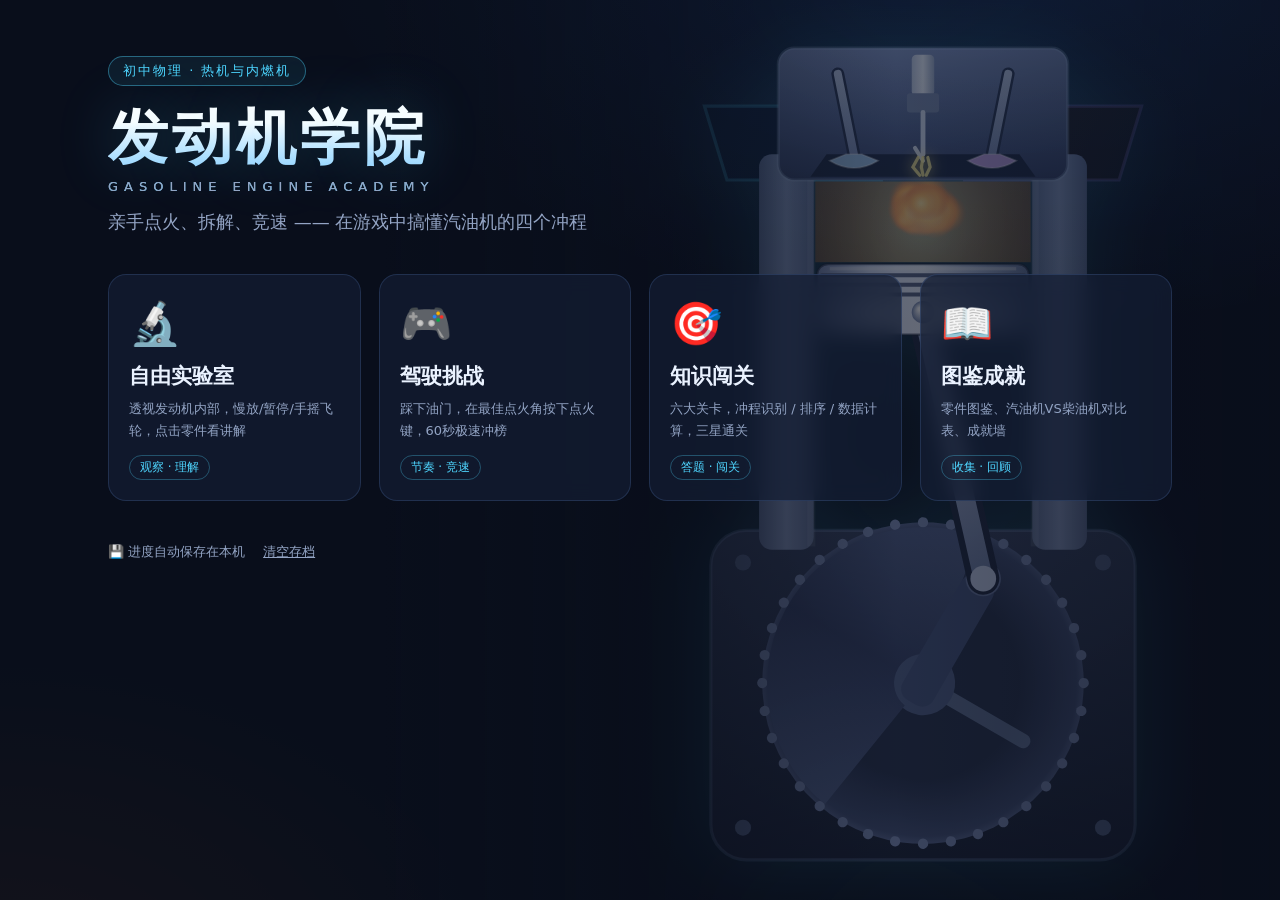
<file: index.html>
<!DOCTYPE html>
<html lang="zh-CN">
<head>
<meta charset="UTF-8">
<meta name="viewport" content="width=device-width, initial-scale=1.0, maximum-scale=1.0, user-scalable=no, viewport-fit=cover">
<meta name="apple-mobile-web-app-capable" content="yes">
<meta name="mobile-web-app-capable" content="yes">
<meta name="theme-color" content="#0a0f1c">
<title>发动机学院 · 汽油机四冲程互动小游戏</title>
<link rel="manifest" href="manifest.webmanifest">
<link rel="stylesheet" href="css/style.css">
</head>
<body>

<!-- ================= 首页 ================= -->
<section id="screen-home" class="screen active">
  <div class="home-bg">
    <canvas id="home-engine"></canvas>
    <div class="home-bg-mask"></div>
  </div>
  <div class="home-wrap">
    <div class="home-hero">
      <div class="badge">初中物理 · 热机与内燃机</div>
      <h1 class="title">发动机学院<span class="title-sub">GASOLINE&nbsp;ENGINE&nbsp;ACADEMY</span></h1>
      <p class="slogan">亲手点火、拆解、竞速 —— 在游戏中搞懂汽油机的四个冲程</p>
    </div>

    <div class="mode-grid">
      <button class="mode-card" data-go="lab">
        <span class="mode-emoji">🔬</span>
        <span class="mode-name">自由实验室</span>
        <span class="mode-desc">透视发动机内部，慢放/暂停/手摇飞轮，点击零件看讲解</span>
        <span class="mode-tag">观察 · 理解</span>
      </button>
      <button class="mode-card" data-go="drive">
        <span class="mode-emoji">🎮</span>
        <span class="mode-name">驾驶挑战</span>
        <span class="mode-desc">踩下油门，在最佳点火角按下点火键，60秒极速冲榜</span>
        <span class="mode-tag">节奏 · 竞速</span>
      </button>
      <button class="mode-card" data-go="quiz">
        <span class="mode-emoji">🎯</span>
        <span class="mode-name">知识闯关</span>
        <span class="mode-desc">六大关卡，冲程识别 / 排序 / 数据计算，三星通关</span>
        <span class="mode-tag">答题 · 闯关</span>
      </button>
      <button class="mode-card" data-go="codex">
        <span class="mode-emoji">📖</span>
        <span class="mode-name">图鉴成就</span>
        <span class="mode-desc">零件图鉴、汽油机VS柴油机对比表、成就墙</span>
        <span class="mode-tag">收集 · 回顾</span>
      </button>
    </div>

    <footer class="home-foot">
      <span>💾 进度自动保存在本机</span>
      <button id="btn-reset" class="link-btn">清空存档</button>
    </footer>
  </div>
</section>

<!-- ================= 自由实验室 ================= -->
<section id="screen-lab" class="screen">
  <header class="topbar">
    <button class="btn-back" data-go="home">← 返回学院</button>
    <h2>🔬 自由实验室</h2>
    <div class="topbar-right" id="lab-hint">点击发动机上的零件可以查看讲解并解锁图鉴</div>
  </header>

  <div class="lab-layout">
    <div class="lab-stage panel-glow">
      <canvas id="lab-canvas" width="480" height="560"></canvas>
      <div class="stroke-float" id="lab-stroke-float">吸气冲程</div>
    </div>

    <aside class="lab-side">
      <div class="info-card">
        <h3>当前状态</h3>
        <div class="stroke-dots" id="lab-dots">
          <span>吸气</span><span>压缩</span><span>做功</span><span>排气</span>
        </div>
        <ul class="state-list">
          <li><b>进气门</b><em id="lab-intake">打开</em></li>
          <li><b>排气门</b><em id="lab-exhaust">关闭</em></li>
          <li><b>活塞</b><em id="lab-piston">向下 ↓</em></li>
          <li><b>能量转化</b><em id="lab-energy">吸入混合气</em></li>
        </ul>
        <div class="cycle-line">已完成循环：<b id="lab-cycles">0</b> 次 · 曲轴转角 <b id="lab-angle">0°</b></div>
      </div>

      <div class="info-card">
        <h3>控制台</h3>
        <div class="ctl-row">
          <button id="lab-play" class="ctl-btn primary">⏸ 暂停</button>
          <button id="lab-step" class="ctl-btn">🎞 逐帧</button>
        </div>
        <div class="ctl-jump">
          <button class="jump-btn" data-stroke="0">跳至吸气</button>
          <button class="jump-btn" data-stroke="1">跳至压缩</button>
          <button class="jump-btn" data-stroke="2">跳至做功</button>
          <button class="jump-btn" data-stroke="3">跳至排气</button>
        </div>
        <label class="speed-label">转速
          <input type="range" id="lab-speed" min="0.15" max="2" step="0.05" value="0.6">
          <span id="lab-speed-val">0.6×</span>
        </label>
      </div>

      <div class="info-card tip-card">
        <h3>💡 观察要点</h3>
        <p id="lab-tip">活塞向下运动，气缸内体积变大、压强变小，汽油和空气的混合物被吸入气缸。</p>
      </div>
    </aside>
  </div>

  <!-- 零件讲解弹卡 -->
  <div class="part-modal hidden" id="part-modal">
    <div class="part-modal-box">
      <button class="part-close" id="part-close">✕</button>
      <div class="part-emoji" id="part-emoji">⚙️</div>
      <h3 id="part-name">零件名</h3>
      <p id="part-desc"></p>
      <div class="part-unlock" id="part-unlock">🔓 已收入图鉴</div>
    </div>
  </div>
</section>

<!-- ================= 驾驶挑战 ================= -->
<section id="screen-drive" class="screen">
  <header class="topbar">
    <button class="btn-back" data-go="home">← 返回学院</button>
    <h2>🎮 驾驶挑战</h2>
    <div class="topbar-right">在最佳点火角按下 <kbd>空格</kbd> 点火！</div>
  </header>

  <div class="drive-layout">
    <div class="drive-road panel-glow">
      <canvas id="drive-canvas"></canvas>
      <div class="drive-hud">
        <div class="hud-item"><span>得分</span><b id="dr-score">0</b></div>
        <div class="hud-item"><span>距离</span><b id="dr-dist">0 m</b></div>
        <div class="hud-item"><span>时间</span><b id="dr-time">60</b></div>
        <div class="hud-item"><span>挡位</span><b id="dr-gear">D1</b></div>
      </div>
      <div class="judge-pop" id="dr-judge"></div>
      <div class="drive-overlay" id="dr-overlay">
        <div class="overlay-box">
          <h3 id="dr-over-title">🔥 点火节奏挑战</h3>
          <p id="dr-over-text">每个循环压缩冲程末期是最佳点火时机。<br>当标记进入<b style="color:#7CFF6B">绿色区域</b>时，立刻按下 <kbd>空格</kbd> 或点击「点火」按钮！<br>错过点火会损失转速，连续失误发动机还会过热。</p>
          <div class="overlay-stat" id="dr-over-stat"></div>
          <button class="big-btn" id="dr-start">开始挑战</button>
        </div>
      </div>
    </div>

    <div class="drive-side">
      <div class="drive-engine-box panel-glow">
        <canvas id="drive-engine" width="360" height="300"></canvas>
        <div class="timing-bar">
          <div class="timing-track" id="dr-track">
            <div class="zone-good-l"></div>
            <div class="zone-perfect"></div>
            <div class="zone-good-r"></div>
            <div class="timing-marker" id="dr-marker"></div>
          </div>
          <div class="timing-cap"><span>压缩冲程中后段</span><span>🔥 最佳点火角（上止点前）</span><span>做功冲程开始</span></div>
        </div>
        <button class="big-btn fire-btn" id="dr-fire">🔥 点火 (空格)</button>
      </div>
      <div class="gauges">
        <div class="gauge">
          <label>转速 RPM</label>
          <div class="gauge-bar"><i id="g-rpm"></i></div>
          <b id="g-rpm-val">0</b>
        </div>
        <div class="gauge heat">
          <label>发动机温度</label>
          <div class="gauge-bar"><i id="g-heat"></i></div>
          <b id="g-heat-val">冷机</b>
        </div>
        <div class="combo-box" id="dr-combo">连击 <b>×0</b></div>
      </div>
    </div>
  </div>
</section>

<!-- ================= 知识闯关 ================= -->
<section id="screen-quiz" class="screen">
  <header class="topbar">
    <button class="btn-back" data-go="home">← 返回学院</button>
    <h2>🎯 知识闯关</h2>
    <div class="topbar-right">满分三星，答错可看解析</div>
  </header>

  <!-- 关卡地图 -->
  <div class="quiz-map" id="quiz-map"></div>

  <!-- 答题区 -->
  <div class="quiz-play hidden" id="quiz-play">
    <div class="quiz-head">
      <button class="ctl-btn" id="q-quit">← 退出关卡</button>
      <div class="quiz-progress"><i id="q-progress"></i></div>
      <div class="quiz-lives">连击 <b id="q-combo">0</b></div>
    </div>
    <div class="quiz-stage panel-glow">
      <div class="q-prompt" id="q-prompt"></div>
      <div class="q-engine hidden" id="q-engine"><canvas id="q-canvas" width="360" height="300"></canvas></div>
      <div class="q-options" id="q-options"></div>
      <div class="q-explain hidden" id="q-explain"></div>
      <button class="big-btn hidden" id="q-next">继续 →</button>
    </div>
  </div>

  <!-- 结算 -->
  <div class="quiz-result hidden" id="quiz-result">
    <div class="overlay-box">
      <h3 id="qr-title">关卡完成！</h3>
      <div class="stars" id="qr-stars">⭐⭐⭐</div>
      <p id="qr-text"></p>
      <div class="result-btns">
        <button class="ctl-btn" id="qr-retry">再来一次</button>
        <button class="big-btn" id="qr-back">返回关卡列表</button>
      </div>
    </div>
  </div>
</section>

<!-- ================= 图鉴成就 ================= -->
<section id="screen-codex" class="screen">
  <header class="topbar">
    <button class="btn-back" data-go="home">← 返回学院</button>
    <h2>📖 图鉴 · 对比 · 成就</h2>
    <div class="topbar-right">在实验室点击零件即可解锁图鉴</div>
  </header>

  <div class="codex-tabs">
    <button class="tab active" data-tab="parts">🧩 零件图鉴</button>
    <button class="tab" data-tab="compare">⚖️ 汽油机 VS 柴油机</button>
    <button class="tab" data-tab="achieve">🏆 成就墙</button>
  </div>

  <div class="codex-pane active" id="pane-parts">
    <div class="parts-grid" id="parts-grid"></div>
  </div>

  <div class="codex-pane" id="pane-compare">
    <div class="compare-wrap panel-glow">
      <table class="compare-table">
        <thead><tr><th>对比项目</th><th>🛢 汽油机</th><th>🛢 柴油机</th></tr></thead>
        <tbody>
          <tr><td>顶部装置</td><td>火花塞</td><td>喷油嘴</td></tr>
          <tr><td>吸入物质</td><td>汽油和空气的混合物</td><td>只有空气</td></tr>
          <tr><td>点火方式</td><td>点燃式（火花塞电火花点燃）</td><td>压燃式（压缩空气升温，喷入柴油自燃）</td></tr>
          <tr><td>压缩程度</td><td>压缩程度较小</td><td>压缩程度更大，气体温度更高</td></tr>
          <tr><td>效率</td><td>较低</td><td>较高（更省油）</td></tr>
          <tr><td>震动与噪音</td><td>较小、较轻便</td><td>较大、较笨重</td></tr>
          <tr><td>常见用途</td><td>小汽车、摩托车、小型机械</td><td>卡车、拖拉机、轮船、大型机械</td></tr>
        </tbody>
      </table>
      <p class="compare-note">🔑 共同点：一个工作循环都是 <b>4 个冲程</b>，活塞往复 <b>2 次</b>，曲轴转 <b>2 周</b>，对外做功 <b>1 次</b>；只有做功冲程靠燃气推动，其余三个冲程靠飞轮惯性完成。</p>
    </div>
  </div>

  <div class="codex-pane" id="pane-achieve">
    <div class="achieve-grid" id="achieve-grid"></div>
  </div>
</section>

<!-- 成就弹出提示 -->
<div class="ach-toast hidden" id="ach-toast">
  <span class="ach-toast-emoji">🏆</span>
  <div><b>成就解锁</b><em id="ach-toast-name"></em></div>
</div>

<script src="js/storage.js"></script>
<script src="js/engine.js"></script>
<script src="js/lab.js"></script>
<script src="js/drive.js"></script>
<script src="js/quiz.js"></script>
<script src="js/codex.js"></script>
<script src="js/app.js"></script>
</body>
</html>
</file>
<file: css/style.css>
/* ============ 发动机学院 · 金属科技风 ============ */
:root{
  --bg:#0a0f1c;
  --bg2:#0e1628;
  --panel:rgba(20,30,52,.72);
  --panel-solid:#141e34;
  --line:rgba(120,170,255,.16);
  --cyan:#4fd6ff;
  --blue:#3a86ff;
  --amber:#ffb340;
  --orange:#ff7a1a;
  --green:#7cff6b;
  --red:#ff5470;
  --txt:#eaf2ff;
  --txt-dim:#93a4c4;
  --gold:#ffd75e;
}
*{margin:0;padding:0;box-sizing:border-box}
html,body{height:100%}
body{
  font-family:"PingFang SC","Microsoft YaHei","Hiragino Sans GB",system-ui,sans-serif;
  background:
    radial-gradient(1200px 700px at 80% -10%,rgba(58,134,255,.14),transparent 60%),
    radial-gradient(900px 600px at 0% 110%,rgba(255,122,26,.10),transparent 55%),
    var(--bg);
  color:var(--txt);
  overflow-x:hidden;
}
button{font-family:inherit;cursor:pointer;border:none;background:none;color:inherit}
kbd{background:#24314d;border:1px solid #3d5280;border-bottom-width:2px;border-radius:5px;padding:1px 7px;font-family:inherit;font-size:.85em}

.screen{display:none;min-height:100vh}
.screen.active{display:block;animation:screenIn .35s ease}
@keyframes screenIn{from{opacity:0;transform:translateY(10px)}to{opacity:1;transform:none}}
.hidden{display:none !important}

/* ============ 首页 ============ */
.home-bg{position:fixed;inset:0;z-index:0;overflow:hidden;opacity:.55;pointer-events:none}
#home-engine{position:absolute;right:-40px;top:0;width:62%;height:100%;filter:drop-shadow(0 0 40px rgba(79,214,255,.25))}
.home-bg-mask{position:absolute;inset:0;background:linear-gradient(90deg,var(--bg) 30%,rgba(10,15,28,.25) 70%,rgba(10,15,28,.6))}
.home-wrap{position:relative;z-index:1;max-width:1120px;margin:0 auto;padding:56px 28px 30px}

.home-hero{margin-bottom:40px;animation:heroIn .7s ease both}
@keyframes heroIn{from{opacity:0;transform:translateY(24px)}to{opacity:1;transform:none}}
.badge{display:inline-block;font-size:13px;letter-spacing:2px;color:var(--cyan);
  border:1px solid rgba(79,214,255,.4);background:rgba(79,214,255,.08);
  padding:5px 14px;border-radius:99px;margin-bottom:18px}
.title{font-size:60px;font-weight:900;letter-spacing:4px;line-height:1.1;
  background:linear-gradient(180deg,#fff 20%,#9fd8ff 70%,#4fd6ff);
  -webkit-background-clip:text;background-clip:text;-webkit-text-fill-color:transparent;
  text-shadow:0 0 60px rgba(79,214,255,.25)}
.title-sub{display:block;font-size:13px;letter-spacing:6px;color:var(--txt-dim);
  -webkit-text-fill-color:var(--txt-dim);margin-top:10px;font-weight:400}
.slogan{margin-top:16px;font-size:18px;color:var(--txt-dim)}

.mode-grid{display:grid;grid-template-columns:repeat(4,1fr);gap:18px}
.mode-card{
  position:relative;text-align:left;
  background:var(--panel);border:1px solid var(--line);border-radius:18px;
  padding:24px 20px 20px;min-height:218px;
  backdrop-filter:blur(10px);
  transition:transform .25s cubic-bezier(.2,.9,.3,1.3),border-color .25s,box-shadow .25s;
  overflow:hidden;display:flex;flex-direction:column;
}
.mode-card::before{content:"";position:absolute;inset:0;
  background:linear-gradient(160deg,rgba(79,214,255,.12),transparent 45%);opacity:0;transition:opacity .25s}
.mode-card:hover{transform:translateY(-8px) scale(1.02);border-color:rgba(79,214,255,.55);
  box-shadow:0 18px 50px rgba(0,0,0,.5),0 0 30px rgba(79,214,255,.18)}
.mode-card:hover::before{opacity:1}
.mode-emoji{font-size:42px;margin-bottom:14px}
.mode-name{font-size:21px;font-weight:800;margin-bottom:8px}
.mode-desc{font-size:13px;line-height:1.65;color:var(--txt-dim);flex:1}
.mode-tag{margin-top:14px;font-size:12px;color:var(--cyan);
  border:1px solid rgba(79,214,255,.3);border-radius:99px;padding:3px 10px;align-self:flex-start}

.home-foot{margin-top:42px;display:flex;gap:18px;align-items:center;color:var(--txt-dim);font-size:13px}
.link-btn{color:var(--txt-dim);text-decoration:underline;font-size:13px}
.link-btn:hover{color:var(--red)}

/* ============ 顶栏 / 通用面板 ============ */
.topbar{display:flex;align-items:center;gap:18px;padding:16px 28px;
  border-bottom:1px solid var(--line);background:rgba(12,18,34,.8);backdrop-filter:blur(10px);
  position:sticky;top:0;z-index:20}
.topbar h2{font-size:20px;letter-spacing:1px}
.topbar-right{margin-left:auto;color:var(--txt-dim);font-size:13.5px}
.btn-back{color:var(--cyan);font-size:15px;padding:7px 14px;border:1px solid rgba(79,214,255,.35);
  border-radius:10px;background:rgba(79,214,255,.07);transition:all .2s}
.btn-back:hover{background:rgba(79,214,255,.18)}

.panel-glow{background:var(--panel);border:1px solid var(--line);border-radius:18px;
  backdrop-filter:blur(8px);box-shadow:inset 0 0 40px rgba(58,134,255,.05)}

.ctl-btn{padding:9px 16px;border-radius:10px;border:1px solid #33456c;
  background:#1a2742;font-size:14px;transition:all .15s}
.ctl-btn:hover{border-color:var(--cyan);color:var(--cyan)}
.ctl-btn.primary{background:linear-gradient(135deg,#2f6bff,#4fd6ff);border:none;color:#041022;font-weight:700}
.ctl-btn.primary:hover{filter:brightness(1.12);color:#041022}
.big-btn{margin-top:14px;padding:13px 34px;border-radius:13px;font-size:17px;font-weight:800;
  background:linear-gradient(135deg,#ff9d2e,#ff5428);color:#231003;
  box-shadow:0 8px 24px rgba(255,110,30,.35);transition:transform .15s,box-shadow .15s}
.big-btn:hover{transform:translateY(-2px) scale(1.03);box-shadow:0 12px 32px rgba(255,110,30,.5)}
.big-btn:active{transform:scale(.97)}

/* ============ 实验室 ============ */
.lab-layout{display:grid;grid-template-columns:520px 1fr;gap:22px;
  max-width:1180px;margin:24px auto;padding:0 28px;align-items:start}
.lab-stage{position:relative;display:flex;justify-content:center;padding:8px}
#lab-canvas{width:100%;max-width:500px;height:auto;cursor:pointer}
.stroke-float{position:absolute;top:18px;left:50%;transform:translateX(-50%);
  font-size:22px;font-weight:900;letter-spacing:6px;padding:6px 22px;border-radius:99px;
  background:rgba(8,14,28,.72);border:1px solid rgba(79,214,255,.4);color:var(--cyan);
  text-shadow:0 0 14px rgba(79,214,255,.7);pointer-events:none}
.lab-side{display:flex;flex-direction:column;gap:16px}
.info-card{background:var(--panel);border:1px solid var(--line);border-radius:16px;padding:18px 20px;backdrop-filter:blur(8px)}
.info-card h3{font-size:15px;color:var(--cyan);margin-bottom:12px;letter-spacing:1px}

.stroke-dots{display:flex;gap:8px;margin-bottom:14px}
.stroke-dots span{flex:1;text-align:center;font-size:13px;padding:6px 0;border-radius:8px;
  background:#16213a;color:var(--txt-dim);border:1px solid transparent;transition:all .25s}
.stroke-dots span.on{background:linear-gradient(135deg,rgba(79,214,255,.25),rgba(58,134,255,.25));
  color:#fff;border-color:rgba(79,214,255,.55);box-shadow:0 0 16px rgba(79,214,255,.25);font-weight:700}
.state-list{list-style:none;display:flex;flex-direction:column;gap:8px}
.state-list li{display:flex;justify-content:space-between;font-size:14px;
  padding:7px 12px;background:rgba(255,255,255,.03);border-radius:8px}
.state-list li b{color:var(--txt-dim);font-weight:400}
.state-list li em{font-style:normal;font-weight:700;color:var(--amber)}
.cycle-line{margin-top:12px;font-size:13px;color:var(--txt-dim)}
.cycle-line b{color:var(--cyan)}

.ctl-row{display:flex;gap:10px;margin-bottom:12px}
.ctl-row .ctl-btn{flex:1}
.ctl-jump{display:grid;grid-template-columns:1fr 1fr;gap:8px;margin-bottom:14px}
.jump-btn{padding:8px 0;font-size:13px;border-radius:8px;background:#16213a;border:1px solid #2c3d63;transition:all .15s}
.jump-btn:hover{border-color:var(--cyan);color:var(--cyan)}
.speed-label{display:flex;align-items:center;gap:10px;font-size:14px;color:var(--txt-dim)}
.speed-label input[type=range]{flex:1;accent-color:var(--cyan)}
.speed-label span{min-width:42px;text-align:right;color:var(--cyan);font-weight:700}
.tip-card p{font-size:14px;line-height:1.8;color:#c8d8f5}

/* 零件弹卡 */
.part-modal{position:fixed;inset:0;background:rgba(5,9,18,.72);z-index:60;
  display:flex;align-items:center;justify-content:center;backdrop-filter:blur(4px);animation:screenIn .25s}
.part-modal-box{position:relative;width:min(420px,92vw);background:linear-gradient(165deg,#182542,#0f1830);
  border:1px solid rgba(79,214,255,.4);border-radius:20px;padding:30px 28px;text-align:center;
  box-shadow:0 24px 80px rgba(0,0,0,.6),0 0 50px rgba(79,214,255,.15)}
.part-close{position:absolute;right:14px;top:12px;font-size:16px;color:var(--txt-dim)}
.part-emoji{font-size:52px;margin-bottom:8px}
.part-modal-box h3{font-size:23px;margin-bottom:12px;color:var(--cyan)}
.part-modal-box p{font-size:15px;line-height:1.9;color:#d4e2fa;text-align:left}
.part-unlock{margin-top:16px;font-size:13px;color:var(--green)}

/* ============ 驾驶挑战 ============ */
.drive-layout{display:grid;grid-template-columns:1fr 400px;gap:20px;
  max-width:1280px;margin:20px auto;padding:0 28px}
.drive-road{position:relative;overflow:hidden;border-radius:18px;min-height:420px}
#drive-canvas{display:block;width:100%;height:440px}
.drive-hud{position:absolute;top:14px;left:16px;right:16px;display:flex;gap:12px;pointer-events:none}
.hud-item{background:rgba(8,14,28,.68);border:1px solid var(--line);border-radius:12px;
  padding:7px 14px;font-size:12px;color:var(--txt-dim);display:flex;flex-direction:column;gap:2px}
.hud-item b{font-size:19px;color:#fff;font-weight:900}
.hud-item:nth-child(1) b{color:var(--gold)}
.judge-pop{position:absolute;top:38%;left:50%;transform:translate(-50%,-50%) scale(0);
  font-size:46px;font-weight:900;letter-spacing:4px;pointer-events:none;
  text-shadow:0 0 30px currentColor}
.judge-pop.show{animation:judge .7s ease both}
@keyframes judge{0%{transform:translate(-50%,-50%) scale(.3);opacity:0}
  25%{transform:translate(-50%,-50%) scale(1.25);opacity:1}
  70%{transform:translate(-50%,-55%) scale(1);opacity:1}
  100%{transform:translate(-50%,-90%) scale(.9);opacity:0}}
.judge-pop.perfect{color:var(--green)}
.judge-pop.good{color:var(--cyan)}
.judge-pop.miss{color:var(--red)}

/* 点火结果反馈板（常驻显示，大字+原因说明） */
.fire-hint{position:absolute;left:50%;bottom:18px;transform:translate(-50%,20px);
  opacity:0;pointer-events:none;transition:opacity .25s,transform .25s;
  background:rgba(8,14,28,.82);border:1px solid var(--line);border-radius:14px;
  padding:12px 22px;text-align:center;min-width:300px;max-width:88%;
  backdrop-filter:blur(6px);box-shadow:0 12px 40px rgba(0,0,0,.5)}
.fire-hint.show{opacity:1;transform:translate(-50%,0)}
.fire-hint b{display:block;font-size:24px;letter-spacing:2px;margin-bottom:4px}
.fire-hint p{font-size:13px;color:var(--txt-dim);line-height:1.6}
.fire-hint.perfect b{color:var(--green)}
.fire-hint.good b{color:var(--cyan)}
.fire-hint.miss b{color:var(--red)}

.drive-overlay{position:absolute;inset:0;background:rgba(6,10,20,.82);
  display:flex;align-items:center;justify-content:center;z-index:5;padding:20px}
.overlay-box{text-align:center;max-width:520px;background:linear-gradient(165deg,#182542,#0f1830);
  border:1px solid rgba(79,214,255,.35);border-radius:20px;padding:32px 30px;
  box-shadow:0 24px 80px rgba(0,0,0,.6)}
.overlay-box h3{font-size:26px;margin-bottom:14px}
.overlay-box p{font-size:14.5px;line-height:2;color:var(--txt-dim)}
.overlay-stat{margin:14px 0 4px;font-size:16px;line-height:2;color:#cfe2ff}
.overlay-stat b{color:var(--gold)}

.drive-side{display:flex;flex-direction:column;gap:14px}
.drive-engine-box{padding:10px 10px 14px;display:flex;flex-direction:column;align-items:center}
#drive-engine{width:100%;max-width:360px;height:auto}
.timing-bar{width:100%;padding:0 8px;margin-top:2px}
.timing-track{position:relative;height:16px;border-radius:8px;background:#101a30;
  border:1px solid #28385c;overflow:hidden}
.zone-good-l{position:absolute;left:33%;top:0;bottom:0;width:37%;
  background:repeating-linear-gradient(45deg,rgba(79,214,255,.35),rgba(79,214,255,.35) 6px,rgba(79,214,255,.18) 6px,rgba(79,214,255,.18) 12px)}
.zone-perfect{position:absolute;left:70%;top:0;bottom:0;width:30%;
  background:linear-gradient(90deg,#3fd66a,#7cff6b,#3fd66a);box-shadow:0 0 14px rgba(124,255,107,.7)}
.zone-good-r{position:absolute;left:100%;top:0;bottom:0;width:0%;
  background:repeating-linear-gradient(45deg,rgba(79,214,255,.35),rgba(79,214,255,.35) 6px,rgba(79,214,255,.18) 6px,rgba(79,214,255,.18) 12px)}
.timing-marker{position:absolute;top:-3px;bottom:-3px;left:0;width:5px;border-radius:3px;
  background:#fff;box-shadow:0 0 10px #fff;transition:none}
.timing-cap{display:flex;justify-content:space-between;font-size:10.5px;color:var(--txt-dim);margin-top:5px}
.fire-btn{width:calc(100% - 16px);margin-top:10px;padding:15px 0}
.fire-btn:active{transform:scale(.96)}
.fire-btn.firing{background:linear-gradient(135deg,#ffe070,#ff9d2e)}

.gauges{display:flex;flex-direction:column;gap:10px}
.gauge{background:var(--panel);border:1px solid var(--line);border-radius:14px;padding:12px 16px;
  display:grid;grid-template-columns:90px 1fr 56px;align-items:center;gap:12px}
.gauge label{font-size:13px;color:var(--txt-dim)}
.gauge b{font-size:14px;text-align:right;color:var(--cyan)}
.gauge-bar{height:10px;border-radius:5px;background:#101a30;overflow:hidden}
.gauge-bar i{display:block;height:100%;width:0%;border-radius:5px;
  background:linear-gradient(90deg,#2f6bff,#4fd6ff);transition:width .15s linear}
.gauge.heat b{color:var(--green)}
.gauge.heat.hot b{color:var(--red)}
.gauge.heat .gauge-bar i{background:linear-gradient(90deg,#7cff6b,#ffb340,#ff5470)}
.combo-box{text-align:center;padding:10px;border-radius:14px;font-size:14px;color:var(--txt-dim);
  border:1px dashed #33456c;background:rgba(255,255,255,.02)}
.combo-box b{font-size:20px;color:var(--gold)}

/* ============ 答题 ============ */
.quiz-map{max-width:1080px;margin:34px auto;padding:0 28px;
  display:grid;grid-template-columns:repeat(3,1fr);gap:20px}
.level-card{position:relative;background:var(--panel);border:1px solid var(--line);border-radius:18px;
  padding:24px;transition:transform .2s,border-color .2s;overflow:hidden}
.level-card:hover{transform:translateY(-5px);border-color:rgba(79,214,255,.5)}
.level-num{font-size:13px;color:var(--cyan);letter-spacing:2px}
.level-card h3{font-size:20px;margin:8px 0 8px}
.level-card p{font-size:13px;color:var(--txt-dim);line-height:1.7;min-height:42px}
.level-stars{font-size:18px;letter-spacing:4px;margin-top:10px}
.level-stars .off{filter:grayscale(1);opacity:.25}
.level-go{margin-top:14px;width:100%;padding:11px 0;border-radius:11px;font-weight:800;
  background:linear-gradient(135deg,#2f6bff,#4fd6ff);color:#041022;transition:filter .15s}
.level-go:hover{filter:brightness(1.12)}
.level-lock{position:absolute;inset:0;background:rgba(8,12,24,.78);display:flex;flex-direction:column;
  align-items:center;justify-content:center;gap:8px;color:var(--txt-dim);font-size:14px;border-radius:18px}

.quiz-play{max-width:760px;margin:24px auto;padding:0 28px}
.quiz-head{display:flex;align-items:center;gap:14px;margin-bottom:16px}
.quiz-progress{flex:1;height:10px;border-radius:5px;background:#16213a;overflow:hidden}
.quiz-progress i{display:block;height:100%;width:0%;
  background:linear-gradient(90deg,#2f6bff,#4fd6ff);transition:width .3s}
.quiz-lives{font-size:14px;color:var(--txt-dim)}
.quiz-lives b{color:var(--gold);font-size:18px}
.quiz-stage{padding:30px 30px 26px;text-align:center}
.q-prompt{font-size:19px;font-weight:700;line-height:1.7;margin-bottom:18px;white-space:pre-line}
.q-engine{display:flex;justify-content:center;margin-bottom:10px}
#q-canvas{border-radius:14px;background:#0b1322;border:1px solid var(--line);max-width:100%;height:auto}
.q-options{display:grid;grid-template-columns:1fr 1fr;gap:12px;text-align:left}
.q-options.single{grid-template-columns:1fr}
.opt{padding:14px 18px;border-radius:12px;background:#16213a;border:1px solid #2c3d63;
  font-size:15px;line-height:1.6;transition:all .15s}
.opt:hover{border-color:var(--cyan);background:#1b294a}
.opt.correct{background:rgba(124,255,107,.16);border-color:var(--green);color:var(--green)}
.opt.wrong{background:rgba(255,84,112,.14);border-color:var(--red);color:var(--red);animation:shake .35s}
.opt.disabled{pointer-events:none;opacity:.75}
@keyframes shake{0%,100%{transform:translateX(0)}25%{transform:translateX(-6px)}75%{transform:translateX(6px)}}
.q-explain{margin-top:16px;padding:14px 18px;text-align:left;font-size:14px;line-height:1.9;
  background:rgba(79,214,255,.08);border:1px solid rgba(79,214,255,.3);border-radius:12px;color:#cfe6ff}
.q-explain b{color:var(--cyan)}
#q-next{margin:18px auto 0}

.order-slots{display:grid;grid-template-columns:repeat(4,1fr);gap:10px;margin-bottom:18px}
.slot{min-height:74px;border:2px dashed #33456c;border-radius:12px;display:flex;flex-direction:column;
  align-items:center;justify-content:center;padding:8px;font-size:13.5px;line-height:1.5;color:var(--txt-dim);gap:2px}
.slot.filled{border-style:solid;border-color:var(--cyan);background:rgba(79,214,255,.1);color:#fff}
.slot .ord-no{font-size:11px;color:var(--cyan)}
.order-tiles{display:grid;grid-template-columns:repeat(4,1fr);gap:10px}
.order-tiles .opt{text-align:center}
.opt.used{opacity:.25;pointer-events:none}
.order-actions{margin-top:14px;display:flex;gap:10px;justify-content:center}

.quiz-result{position:fixed;inset:0;z-index:60;background:rgba(6,10,20,.82);
  display:flex;align-items:center;justify-content:center;backdrop-filter:blur(4px)}
.stars{font-size:52px;letter-spacing:10px;margin:14px 0;animation:heroIn .5s ease both}
#qr-text{color:var(--txt-dim);line-height:1.9}
.result-btns{display:flex;gap:14px;justify-content:center;margin-top:20px;align-items:center}

/* ============ 图鉴 ============ */
.codex-tabs{display:flex;gap:12px;justify-content:center;margin:24px 0 8px}
.tab{padding:10px 22px;border-radius:99px;font-size:15px;color:var(--txt-dim);
  border:1px solid #2c3d63;background:#141e34;transition:all .2s}
.tab.active{color:#041022;font-weight:800;background:linear-gradient(135deg,#4fd6ff,#7aa8ff);border-color:transparent}
.codex-pane{display:none;max-width:1100px;margin:18px auto 50px;padding:0 28px}
.codex-pane.active{display:block;animation:screenIn .3s}
.parts-grid{display:grid;grid-template-columns:repeat(5,1fr);gap:14px}
.part-card{background:var(--panel);border:1px solid var(--line);border-radius:16px;padding:18px 14px;
  text-align:center;transition:transform .2s,border-color .2s;cursor:default;min-height:170px;
  display:flex;flex-direction:column;align-items:center}
.part-card:hover{transform:translateY(-4px);border-color:rgba(79,214,255,.45)}
.part-card .p-emoji{font-size:38px;margin-bottom:8px}
.part-card h4{font-size:15px;margin-bottom:6px}
.part-card p{font-size:12px;line-height:1.7;color:var(--txt-dim)}
.part-card.locked{filter:grayscale(1)}
.part-card.locked .p-emoji{opacity:.35;filter:blur(2px)}
.part-card.locked h4,.part-card.locked p{color:#5a6b8c}
.part-card .p-lock{margin-top:auto;font-size:11px;color:#5a6b8c;padding-top:8px}

.compare-wrap{padding:26px 28px}
.compare-table{width:100%;border-collapse:collapse;font-size:14.5px}
.compare-table th,.compare-table td{padding:13px 16px;border:1px solid rgba(120,170,255,.14);text-align:center;line-height:1.6}
.compare-table th{background:rgba(79,214,255,.1);color:var(--cyan);font-size:15px}
.compare-table td:first-child{background:rgba(255,255,255,.03);color:var(--txt-dim);text-align:left;font-weight:700}
.compare-note{margin-top:18px;font-size:14px;line-height:2;color:#cfe2ff;
  background:rgba(255,179,64,.08);border:1px solid rgba(255,179,64,.3);border-radius:12px;padding:14px 18px}
.compare-note b{color:var(--amber)}

.achieve-grid{display:grid;grid-template-columns:repeat(4,1fr);gap:14px}
.ach-card{background:var(--panel);border:1px solid var(--line);border-radius:16px;padding:20px 14px;
  text-align:center;transition:transform .2s}
.ach-card.got{border-color:rgba(255,215,94,.5);box-shadow:0 0 24px rgba(255,215,94,.12);
  background:linear-gradient(165deg,rgba(255,215,94,.1),rgba(20,30,52,.7))}
.ach-card:not(.got){opacity:.45;filter:grayscale(1)}
.ach-emoji{font-size:40px;margin-bottom:8px}
.ach-card h4{font-size:15px;margin-bottom:6px}
.ach-card p{font-size:12px;color:var(--txt-dim);line-height:1.6}

.ach-toast{position:fixed;right:24px;bottom:24px;z-index:80;display:flex;align-items:center;gap:14px;
  background:linear-gradient(135deg,#3a2f08,#1c1830);border:1px solid rgba(255,215,94,.6);
  border-radius:16px;padding:14px 22px;box-shadow:0 12px 40px rgba(0,0,0,.5),0 0 30px rgba(255,215,94,.25);
  animation:toastIn .4s cubic-bezier(.2,.9,.3,1.3)}
@keyframes toastIn{from{transform:translateX(120%);opacity:0}to{transform:none;opacity:1}}
.ach-toast-emoji{font-size:34px}
.ach-toast b{display:block;font-size:13px;color:var(--gold)}
.ach-toast em{font-style:normal;font-size:16px;font-weight:800}

/* ============ 响应式 ============ */
@media (max-width:1000px){
  .mode-grid{grid-template-columns:1fr 1fr}
  .lab-layout{grid-template-columns:1fr}
  .drive-layout{grid-template-columns:1fr}
  .quiz-map{grid-template-columns:1fr 1fr}
  .parts-grid{grid-template-columns:repeat(3,1fr)}
  .achieve-grid{grid-template-columns:1fr 1fr}
  .title{font-size:42px}
}

/* ============ 手机端（≤600px）============ */
@media (max-width:600px){
  /* 通用 */
  *{-webkit-tap-highlight-color:transparent}
  body{font-size:15px;overflow-x:hidden}
  button{touch-action:manipulation;user-select:none;-webkit-user-select:none}
  input[type=range]{touch-action:pan-x}

  /* 顶栏 */
  .topbar{padding:10px 14px;gap:10px;position:sticky}
  .topbar h2{font-size:16px}
  .topbar-right{display:none}
  .btn-back{padding:9px 12px;font-size:14px;min-height:40px}

  /* 首页 */
  .home-wrap{padding:32px 16px 20px}
  .badge{font-size:11px;padding:4px 10px;letter-spacing:1px}
  .title{font-size:34px;letter-spacing:2px}
  .title-sub{font-size:10px;letter-spacing:3px;margin-top:6px}
  .slogan{font-size:14px;margin-top:10px}
  #home-engine{width:100%;opacity:.3}
  .mode-grid{grid-template-columns:1fr;gap:12px}
  .mode-card{min-height:0;padding:16px 16px 14px;flex-direction:row;flex-wrap:wrap;align-items:center;gap:4px 14px}
  .mode-emoji{font-size:32px;margin:0}
  .mode-name{font-size:18px;margin:0}
  .mode-desc{font-size:12px;flex-basis:100%;margin-top:4px}
  .mode-tag{margin-top:8px}
  .home-foot{margin-top:24px;font-size:12px}

  /* 实验室 */
  .lab-layout{padding:0 12px;margin:14px auto;gap:14px}
  .lab-stage{padding:4px}
  .stroke-float{font-size:16px;letter-spacing:3px;padding:4px 14px;top:10px}
  .info-card{padding:14px 14px}
  .info-card h3{font-size:14px;margin-bottom:10px}
  .state-list li{font-size:13px;padding:9px 10px}
  .ctl-btn{min-height:44px;font-size:15px}
  .jump-btn{min-height:42px;font-size:14px}
  .ctl-jump{grid-template-columns:1fr 1fr;gap:8px}
  .speed-label{font-size:14px}
  .speed-label input[type=range]{height:32px}
  .tip-card p{font-size:13.5px}
  .part-modal-box{padding:24px 18px}
  .part-modal-box p{font-size:14px}
  .part-close{font-size:22px;padding:8px;right:8px;top:6px}

  /* 驾驶挑战 */
  .drive-layout{padding:0 12px;margin:14px auto;gap:14px}
  #drive-canvas{height:300px}
  .drive-road{min-height:300px}
  .drive-hud{top:8px;left:8px;right:8px;gap:6px;flex-wrap:wrap}
  .hud-item{padding:5px 10px;font-size:10px}
  .hud-item b{font-size:15px}
  .judge-pop{font-size:32px}
  .fire-hint{min-width:0;width:92%;padding:10px 14px;bottom:10px}
  .fire-hint b{font-size:19px}
  .fire-hint p{font-size:12px}
  .overlay-box{padding:22px 16px;max-width:100%}
  .overlay-box h3{font-size:20px}
  .overlay-box p{font-size:13px}
  .big-btn{width:100%;padding:15px 0;font-size:16px;min-height:50px}
  .fire-btn{padding:18px 0;font-size:19px;margin-top:10px}
  .timing-track{height:22px}
  .timing-marker{width:7px}
  .timing-cap{font-size:10px}
  .gauge{grid-template-columns:78px 1fr 48px;padding:10px 12px;gap:8px}
  .gauge label{font-size:12px}
  .combo-box{padding:12px;font-size:15px}
  #drive-engine{max-width:100%}

  /* 答题 */
  .quiz-map{grid-template-columns:1fr;padding:0 14px;margin:20px auto;gap:12px}
  .level-card{padding:18px}
  .level-go{min-height:46px;font-size:15px}
  .quiz-play{padding:0 12px;margin:14px auto}
  .quiz-stage{padding:20px 14px}
  .q-prompt{font-size:16px}
  .q-options{grid-template-columns:1fr;gap:10px}
  .opt{padding:15px 16px;font-size:15px;min-height:48px}
  .order-slots{grid-template-columns:1fr 1fr;gap:8px}
  .order-tiles{grid-template-columns:1fr 1fr;gap:8px}
  .slot{min-height:60px;font-size:13px}
  #q-next{width:100%}
  .stars{font-size:40px;letter-spacing:6px}
  .result-btns{flex-direction:column;gap:10px}
  .result-btns .ctl-btn,.result-btns .big-btn{width:100%}
  #q-canvas{width:100%;height:auto}

  /* 图鉴 */
  .codex-tabs{gap:8px;margin:18px 0 6px;flex-wrap:wrap;padding:0 10px}
  .tab{padding:10px 14px;font-size:13.5px;min-height:42px;flex:1;text-align:center}
  .codex-pane{padding:0 12px;margin:14px auto 40px}
  .parts-grid{grid-template-columns:1fr 1fr;gap:10px}
  .part-card{padding:14px 10px;min-height:0}
  .part-card .p-emoji{font-size:30px}
  .part-card p{font-size:11px}
  .achieve-grid{grid-template-columns:1fr 1fr;gap:10px}
  .compare-wrap{padding:16px 12px;overflow-x:auto}
  .compare-table{font-size:12.5px;min-width:520px}
  .compare-table th,.compare-table td{padding:9px 8px}
  .compare-note{font-size:12.5px;padding:12px}
  .ach-toast{left:12px;right:12px;bottom:14px;padding:12px 16px}
}

/* 超小屏（≤380px） */
@media (max-width:380px){
  .title{font-size:28px}
  .hud-item b{font-size:13px}
  .fire-hint b{font-size:17px}
}

/* 横屏提示（手机横持时压缩高度） */
@media (max-width:900px) and (orientation:landscape){
  .home-wrap{padding:18px 16px}
  .title{font-size:30px}
  .slogan{display:none}
  .mode-card{min-height:0}
  #drive-canvas{height:240px}
  .drive-road{min-height:240px}
  .lab-layout{grid-template-columns:1fr 1fr;gap:10px}
}
</file>
